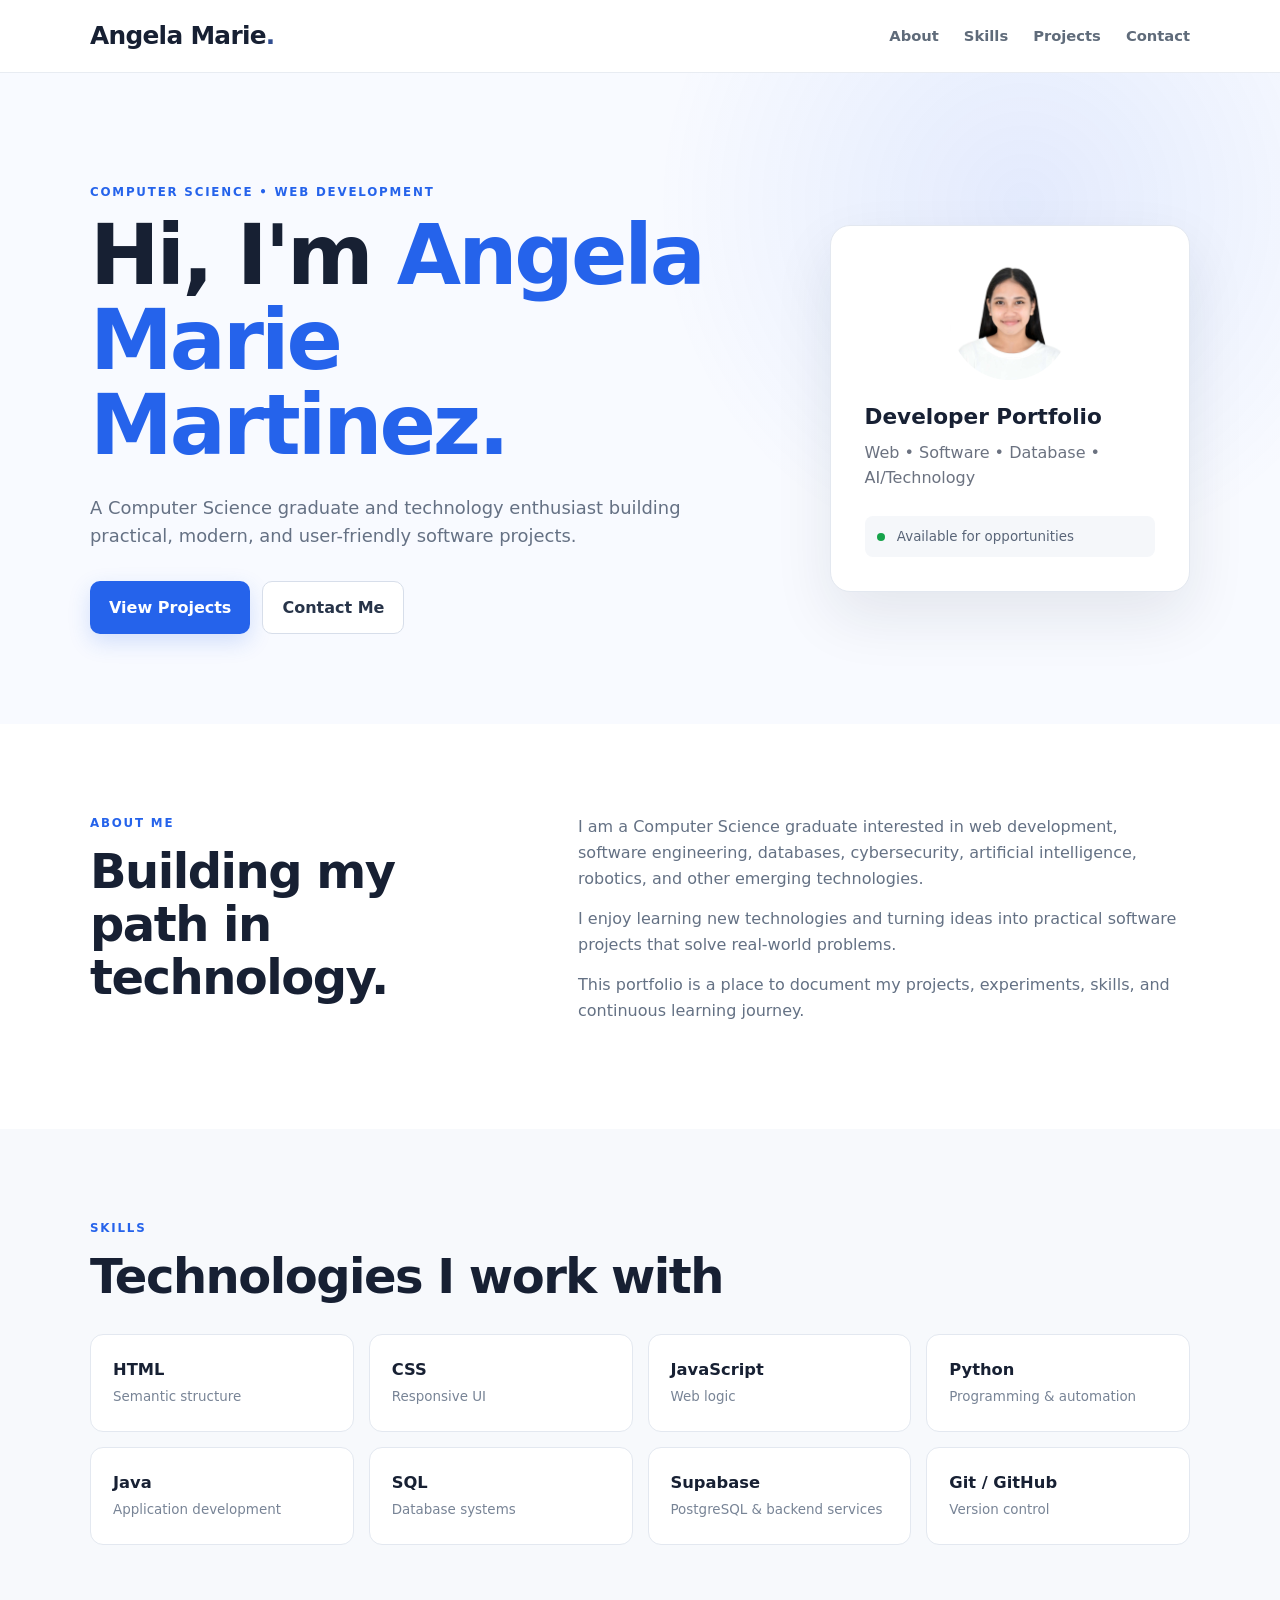
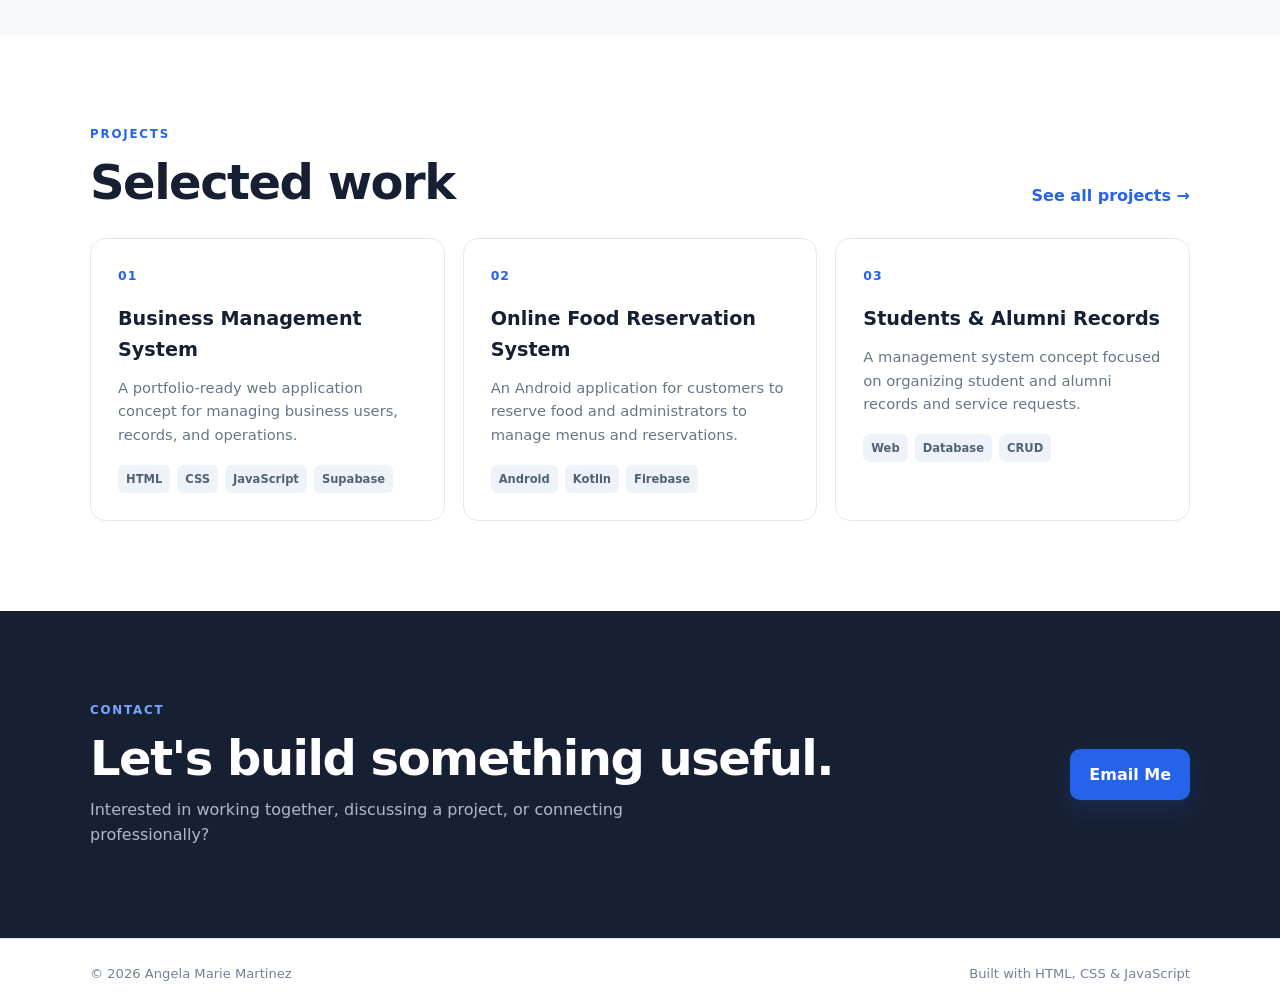
<file: index.html>
<!DOCTYPE html>
<html lang="en">
<head>
  <meta charset="UTF-8">
  <meta name="viewport" content="width=device-width, initial-scale=1.0">

  <meta
    name="description"
    content="Angela Marie Martinez — Computer Science graduate, developer, and technology enthusiast."
  >

  <meta name="author" content="Angela Marie Martinez">

  <title>Angela Marie Martinez | Portfolio</title>

  <link rel="stylesheet" href="style.css">
</head>

<body>

  <!-- ================= HEADER ================= -->
  <header class="site-header">

    <nav class="nav container">

      <a class="brand" href="index.html" aria-label="Angela Marie Martinez home">
        Angela Marie<span>.</span>
      </a>

      <!-- Desktop Navigation -->
      <div class="nav-links" id="navLinks">

        <a href="#about">About</a>
        <a href="#skills">Skills</a>
        <a href="#projects">Projects</a>
        <a href="#contact">Contact</a>

      </div>

      <!-- Mobile Menu Button -->
      <button
        class="menu-toggle"
        type="button"
        aria-label="Open navigation menu"
        aria-expanded="false"
        aria-controls="navLinks"
      >
        ☰
      </button>

    </nav>

  </header>

  <main>

    <!-- ================= HERO ================= -->
    <section class="hero">

      <div class="container hero-grid">

        <div class="hero-content">

          <p class="eyebrow">
            COMPUTER SCIENCE • WEB DEVELOPMENT
          </p>

          <h1>
            Hi, I'm <span>Angela Marie Martinez.</span>
          </h1>

          <p class="hero-text">
            A Computer Science graduate and technology enthusiast building
            practical, modern, and user-friendly software projects.
          </p>

          <div class="hero-actions">

            <a class="btn primary" href="#projects">
              View Projects
            </a>

            <a class="btn outline" href="#contact">
              Contact Me
            </a>

          </div>

        </div>

        <div class="hero-card">

          <div class="avatar">
            <img src="profile.jpg" alt="Angela Marie Martinez">
          </div>

          <h2>
            Developer Portfolio
          </h2>

          <p>
            Web • Software • Database • AI/Technology
          </p>

          <div class="status">
            <span></span>
            Available for opportunities
          </div>

        </div>

      </div>

    </section>

    <!-- ================= ABOUT ================= -->
    <section id="about" class="section">

      <div class="container two-col">

        <div>

          <p class="eyebrow">
            ABOUT ME
          </p>

          <h2>
            Building my path in technology.
          </h2>

        </div>

        <div class="about-text">

          <p>
            I am a Computer Science graduate interested in web development,
            software engineering, databases, cybersecurity, artificial
            intelligence, robotics, and other emerging technologies.
          </p>

          <p>
            I enjoy learning new technologies and turning ideas into
            practical software projects that solve real-world problems.
          </p>

          <p>
            This portfolio is a place to document my projects, experiments,
            skills, and continuous learning journey.
          </p>

        </div>

      </div>

    </section>

    <!-- ================= SKILLS ================= -->
    <section id="skills" class="section section-muted">

      <div class="container">

        <p class="eyebrow">
          SKILLS
        </p>

        <h2>
          Technologies I work with
        </h2>

        <div class="skill-grid">

          <div class="skill-card">
            <strong>HTML</strong>
            <span>Semantic structure</span>
          </div>

          <div class="skill-card">
            <strong>CSS</strong>
            <span>Responsive UI</span>
          </div>

          <div class="skill-card">
            <strong>JavaScript</strong>
            <span>Web logic</span>
          </div>

          <div class="skill-card">
            <strong>Python</strong>
            <span>Programming & automation</span>
          </div>

          <div class="skill-card">
            <strong>Java</strong>
            <span>Application development</span>
          </div>

          <div class="skill-card">
            <strong>SQL</strong>
            <span>Database systems</span>
          </div>

          <div class="skill-card">
            <strong>Supabase</strong>
            <span>PostgreSQL & backend services</span>
          </div>

          <div class="skill-card">
            <strong>Git / GitHub</strong>
            <span>Version control</span>
          </div>

        </div>

      </div>

    </section>

    <!-- ================= PROJECTS ================= -->
    <section id="projects" class="section">

      <div class="container">

        <div class="section-head">

          <div>

            <p class="eyebrow">
              PROJECTS
            </p>

            <h2>
              Selected work
            </h2>

          </div>

          <a class="text-link" href="projects.html">
            See all projects →
          </a>

        </div>

        <div class="project-grid">

          <!-- Project 01 -->
          <article class="project-card">

            <div class="project-number">
              01
            </div>

            <h3>
              Business Management System
            </h3>

            <p>
              A portfolio-ready web application concept for managing
              business users, records, and operations.
            </p>

            <div class="tags">

              <span>HTML</span>
              <span>CSS</span>
              <span>JavaScript</span>
              <span>Supabase</span>

            </div>

          </article>

          <!-- Project 02 -->
          <article class="project-card">

            <div class="project-number">
              02
            </div>

            <h3>
              Online Food Reservation System
            </h3>



            <p>
              An Android application for customers to reserve food and
              administrators to manage menus and reservations.
            </p>

            <div class="tags">

              <span>Android</span>
              <span>Kotlin</span>
              <span>Firebase</span>

            </div>

          </article>

          <!-- Project 03 -->
          <article class="project-card">

            <div class="project-number">
              03
            </div>

            <h3>
              Students & Alumni Records
            </h3>

            <p>
              A management system concept focused on organizing student
              and alumni records and service requests.
            </p>

            <div class="tags">

              <span>Web</span>
              <span>Database</span>
              <span>CRUD</span>

            </div>

          </article>

        </div>

      </div>

    </section>

    <!-- ================= CONTACT ================= -->
    <section id="contact" class="section contact-section">

      <div class="container contact-card">

        <div>

          <p class="eyebrow">

CONTACT
          </p>

          <h2>
            Let's build something useful.
          </h2>

          <p>
            Interested in working together, discussing a project,
            or connecting professionally?
          </p>

        </div>

        <a
          class="btn primary"
          href="mailto:angelamariemartinez6@gmail.com"
        >
          Email Me
        </a>

      </div>

    </section>

  </main>

  <!-- ================= FOOTER ================= -->
  <footer class="footer">

    <div class="container footer-inner">

      <span>
        © <span id="year"></span> Angela Marie Martinez
      </span>

      <span>
        Built with HTML, CSS & JavaScript
      </span>

    </div>

  </footer>

  <script src="script.js"></script>

</body>
</html>
</file>
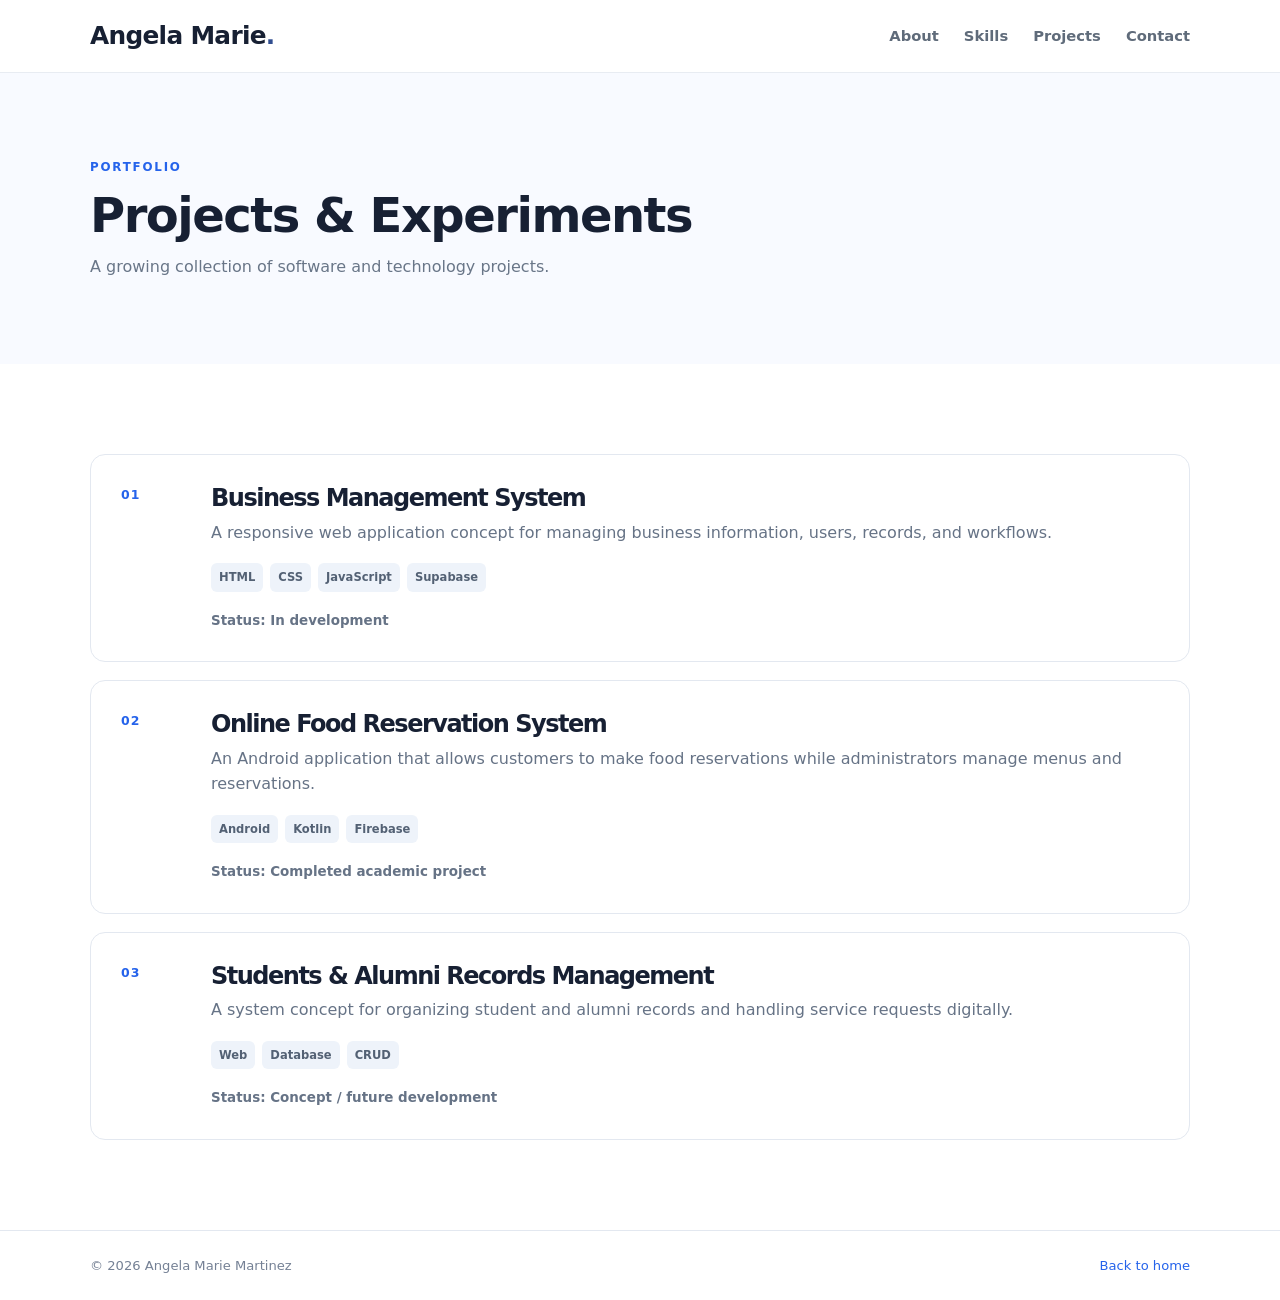
<file: projects.html>
<!DOCTYPE html>
<html lang="en">
<head>

  <meta charset="UTF-8">
  <meta name="viewport" content="width=device-width, initial-scale=1.0">

  <meta
    name="description"
    content="Projects and experiments by Angela Marie Martinez, Computer Science graduate and developer."
  >

  <meta name="author" content="Angela Marie Martinez">

  <title>Projects | Gerlyn Quillain</title>

  <link rel="stylesheet" href="style.css">

</head>

<body>

  <!-- ================= HEADER ================= -->
  <header class="site-header">

    <nav class="nav container">

      <a
        class="brand"
        href="index.html"
        aria-label="Angela Marie Martinez home"
      >
        Angela Marie<span>.</span>
      </a>

      <!-- Desktop Navigation -->
      <div class="nav-links" id="navLinks">

        <a href="index.html#about">
          About
        </a>

        <a href="index.html#skills">
          Skills
        </a>

        <a href="index.html#projects">
          Projects
        </a>

        <a href="index.html#contact">
          Contact
        </a>

      </div>

      <!-- Mobile Menu Button -->
      <button
        class="menu-toggle"
        type="button"
        aria-label="Open navigation menu"
        aria-expanded="false"
        aria-controls="navLinks"
      >
        ☰
      </button>

    </nav>

  </header>

  <main>

    <!-- ================= PAGE HERO ================= -->
    <section class="page-hero">

      <div class="container">

        <p class="eyebrow">
          PORTFOLIO
        </p>

        <h1>
          Projects & Experiments
        </h1>

        <p>
          A growing collection of software and technology projects.
        </p>

      </div>

    </section>

    <!-- ================= PROJECT LIST ================= -->
    <section class="section">

      <div class="container project-list">

        <!-- Project 01 -->
        <article class="project-detail">

          <div class="project-number">
            01
          </div>

          <div>

            <h2>
              Business Management System
            </h2>

            <p>
              A responsive web application concept for managing
              business information, users, records, and workflows.
            </p>

            <div class="tags">

              <span>HTML</span>
              <span>CSS</span>
              <span>JavaScript</span>
              <span>Supabase</span>

            </div>

            <p class="project-status">
              Status: In development
            </p>

          </div>

        </article>

        <!-- Project 02 -->
        <article class="project-detail">

          <div class="project-number">
            02
          </div>

          <div>

            <h2>
              Online Food Reservation System
            </h2>

            <p>
              An Android application that allows customers to make
              food reservations while administrators manage menus
              and reservations.
            </p>

            <div class="tags">

              <span>Android</span>
              <span>Kotlin</span>
              <span>Firebase</span>

            </div>

            <p class="project-status">
              Status: Completed academic project
            </p>

          </div>

        </article>

        <!-- Project 03 -->
        <article class="project-detail">

          <div class="project-number">
            03
          </div>

          <div>

            <h2>
              Students & Alumni Records Management
            </h2>

            <p>
              A system concept for organizing student and alumni
              records and handling service requests digitally.
            </p>

            <div class="tags">

              <span>Web</span>
              <span>Database</span>
              <span>CRUD</span>

            </div>

            <p class="project-status">
              Status: Concept / future development
            </p>

          </div>

        </article>

      </div>

    </section>

  </main>

  <!-- ================= FOOTER ================= -->
  <footer class="footer">

    <div class="container footer-inner">

      <span>
        © <span id="year"></span> Angela Marie Martinez
      </span>

      <a href="index.html">
        Back to home
      </a>

    </div>

  </footer>

  <script src="script.js"></script>

</body>
</html>
</file>
<file: style.css>
/* =========================================================
   RESET
========================================================= */

* {
  margin: 0;
  padding: 0;
  box-sizing: border-box;
}

/* =========================================================
   BASE
========================================================= */

html {
  scroll-behavior: smooth;
  scroll-padding-top: 90px;
}

body {
  font-family:
    Inter,
    ui-sans-serif,
    system-ui,
    -apple-system,
    BlinkMacSystemFont,
    "Segoe UI",
    sans-serif;

  color: #172033;
  background: #ffffff;
  line-height: 1.6;
}

a {
  color: inherit;
}

button,
input,
textarea {
  font: inherit;
}

button {
  cursor: pointer;
}

.container {
  width: min(1100px, 92%);
  margin: 0 auto;
}

/* =========================================================
   HEADER / NAVIGATION
========================================================= */

.site-header {
  background: rgba(255, 255, 255, 0.94);
  backdrop-filter: blur(12px);

  border-bottom: 1px solid #e8ecf2;

  position: sticky;
  top: 0;

  z-index: 100;
}

.nav {
  min-height: 72px;

  display: flex;
  align-items: center;
  justify-content: space-between;

  gap: 20px;

  position: relative;
}

.brand {
  text-decoration: none;

  font-size: 1.55rem;
  font-weight: 800;

  letter-spacing: -0.7px;

  white-space: nowrap;
}

.brand span {
  color: #314e90;
}

/* Desktop navigation */

.nav-links {
  display: flex;
  align-items: center;

  gap: 25px;
}

.nav-links a {
  text-decoration: none;

  color: #5f6b7a;

  font-size: 0.92rem;
  font-weight: 600;

  transition: color 0.2s ease;
}

.nav-links a:hover {
  color: #2563eb;
}

/* Mobile menu button */

.menu-toggle {
  display: none;

  border: 0;
  background: transparent;

  color: #172033;

  font-size: 1.6rem;

  line-height: 1;

  padding: 8px;

  border-radius: 8px;
}

.menu-toggle:hover {
  background: #f1f5f9;
}

/* =========================================================
   HERO
========================================================= */

.hero {
  padding: 110px 0 90px;

  background:
    radial-gradient(
      circle at 80% 20%,
      rgba(37, 99, 235, 0.10),
      transparent 32%
    ),
    #f8faff;
}

.hero-grid {
  display: grid;

  grid-template-columns: 1.3fr 0.7fr;

  gap: 70px;

  align-items: center;
}

.eyebrow {
  color: #2563eb;

  font-size: 0.74rem;
  font-weight: 800;

  letter-spacing: 1.8px;

  margin-bottom: 12px;
}

.hero h1 {
  font-size: clamp(2.8rem, 7vw, 5.2rem);

  line-height: 1.02;

  letter-spacing: -3px;

  max-width: 800px;
}

.hero h1 span {
  color: #2563eb;
}

.hero-text {
  max-width: 650px;

  color: #657184;

  font-size: 1.12rem;

  margin: 25px 0 30px;
}

/* =========================================================
   BUTTONS
========================================================= */

.hero-actions {
  display: flex;

  gap: 12px;

  flex-wrap: wrap;
}

.btn {
  display: inline-flex;

  justify-content: center;
  align-items: center;

  text-decoration: none;

  border: 0;
  border-radius: 10px;

  padding: 13px 19px;

  font-weight: 750;

  cursor: pointer;

  transition:
    transform 0.2s ease,
    background 0.2s ease,
    box-shadow 0.2s ease;
}

.btn:hover {
  transform: translateY(-2px);
}

.primary {
  background: #2563eb;

  color: #ffffff;

  box-shadow:
    0 8px 22px rgba(37, 99, 235, 0.18);
}

.primary:hover {
  background: #1d4ed8;
}

.outline {
  border: 1px solid #d7deea;

  background: #ffffff;

  color: #273449;
}

.outline:hover {
  background: #f8fafc;
}

/* =========================================================
   HERO CARD
========================================================= */

.hero-card {
  background: #ffffff;

  border: 1px solid #e3e8f0;

  border-radius: 20px;

  padding: 34px;

  box-shadow:
    0 25px 60px rgba(20, 32, 55, 0.09);
}

.avatar {
  width: 120px;
  height: 120px;
  border-radius: 50%;
  overflow: hidden;
  margin: 0 auto 20px;
}

.avatar img {
  width: 100%;
  height: 100%;
  object-fit: cover;
  display: block;
}
.hero-card h2 {
  font-size: 1.35rem;

  margin-bottom: 5px;
}

.hero-card p {
  color: #6b7280;
}

.status {
  margin-top: 25px;

  padding: 10px 12px;

  border-radius: 8px;

  background: #f5f7fa;

  color: #596578;

  font-size: 0.84rem;
}

.status span {
  display: inline-block;

  width: 8px;
  height: 8px;

  border-radius: 50%;

  background: #16a34a;

  margin-right: 8px;
}

/* =========================================================
   SECTIONS
========================================================= */

.section {
  padding: 90px 0;
}

.section-muted {
  background: #f7f9fc;
}

.section h2,
.page-hero h1 {
  font-size: clamp(2rem, 4vw, 3rem);

  line-height: 1.1;

  letter-spacing: -1.5px;
}

/* =========================================================
   ABOUT
========================================================= */

.two-col {
  display: grid;

  grid-template-columns: 0.8fr 1.2fr;

  gap: 80px;
}

.about-text p {
  color: #647184;

  margin-bottom: 15px;
}

/* =========================================================
   SKILLS
========================================================= */

.skill-grid {
  display: grid;

  grid-template-columns: repeat(4, 1fr);

  gap: 15px;

  margin-top: 32px;
}

.skill-card {
  padding: 22px;

  background: #ffffff;

  border: 1px solid #e3e8f0;

  border-radius: 13px;

  transition:
    transform 0.2s ease,
    box-shadow 0.2s ease;
}

.skill-card:hover {
  transform: translateY(-3px);

  box-shadow:
    0 12px 25px rgba(20, 32, 55, 0.07);
}

.skill-card strong {
  display: block;

  font-size: 1.02rem;
}

.skill-card span {
  color: #788496;

  font-size: 0.84rem;
}

/* =========================================================
   PROJECTS
========================================================= */

.section-head {
  display: flex;

  justify-content: space-between;
  align-items: end;

  gap: 25px;

  margin-bottom: 30px;
}

.text-link {
  color: #2563eb;

  text-decoration: none;

  font-weight: 700;

  white-space: nowrap;
}

.text-link:hover {
  text-decoration: underline;
}

.project-grid {
  display: grid;

  grid-template-columns: repeat(3, 1fr);

  gap: 18px;
}

.project-card {
  border: 1px solid #e3e8f0;

  border-radius: 15px;

  padding: 27px;

  background: #ffffff;

  transition:
    transform 0.2s ease,
    box-shadow 0.2s ease;
}

.project-card:hover {
  transform: translateY(-4px);

  box-shadow:
    0 18px 35px rgba(20, 32, 55, 0.08);
}

.project-number {
  color: #2563eb;

  font-weight: 800;

  font-size: 0.78rem;

  letter-spacing: 1px;

  margin-bottom: 18px;
}

.project-card h3 {
  font-size: 1.2rem;

  margin-bottom: 10px;
}

.project-card p {
  color: #687587;

  font-size: 0.92rem;
}

/* =========================================================
   TAGS
========================================================= */

.tags {
  display: flex;

  flex-wrap: wrap;

  gap: 7px;

  margin-top: 18px;
}

.tags span {
  font-size: 0.72rem;

  padding: 5px 8px;

  background: #eef3fa;

  border-radius: 6px;

  color: #536174;

  font-weight: 700;
}

/* =========================================================
   CONTACT
========================================================= */

.contact-section {
  background: #172033;

  color: #ffffff;
}

.contact-card {
  display: flex;

  justify-content: space-between;
  align-items: center;

  gap: 30px;
}

.contact-card p:not(.eyebrow) {
  color: #aeb9c9;

  margin-top: 12px;

  max-width: 650px;
}

.contact-section .eyebrow {
  color: #79a6ff;
}

/* =========================================================
   FOOTER
========================================================= */

.footer {
  border-top: 1px solid #e3e8f0;

  padding: 24px 0;

  color: #758195;

  font-size: 0.82rem;
}

.footer-inner {
  display: flex;

  justify-content: space-between;

  gap: 20px;
}

.footer a {
  color: #2563eb;

  text-decoration: none;
}

.footer a:hover {
  text-decoration: underline;
}

/* =========================================================
   PROJECTS PAGE
========================================================= */

.page-hero {
  padding: 85px 0;

  background: #f8faff;
}

.page-hero p:last-child {
  color: #697688;

  margin-top: 12px;
}

.project-list {
  display: grid;

  gap: 18px;
}

.project-detail {
  display: grid;

  grid-template-columns: 70px 1fr;

  gap: 20px;

  padding: 30px;

  border: 1px solid #e3e8f0;

  border-radius: 15px;

  background: #ffffff;
}

.project-detail h2 {
  font-size: 1.5rem;

  margin-bottom: 8px;
}

.project-detail p {
  color: #667386;
}

.project-status {
  font-size: 0.84rem;

  margin-top: 18px;

  font-weight: 700;
}

/* =========================================================
   FOCUS ACCESSIBILITY
========================================================= */

button:focus-visible,
a:focus-visible {
  outline: 3px solid rgba(37, 99, 235, 0.25);

  outline-offset: 3px;
}

/* =========================================================
   TABLET
========================================================= */

@media (max-width: 900px) {

  .hero-grid {
    grid-template-columns: 1fr;

    gap: 45px;
  }

  .hero-card {
    max-width: 600px;
  }

  .two-col {
    grid-template-columns: 1fr;

    gap: 40px;
  }

  .skill-grid {
    grid-template-columns: repeat(2, 1fr);
  }

  .project-grid {
    grid-template-columns: repeat(2, 1fr);
  }

}

/* =========================================================
   MOBILE NAVIGATION
========================================================= */

@media (max-width: 800px) {

  .nav {
    min-height: 68px;
  }

  .menu-toggle {
    display: block;
  }

  .nav-links {
    display: none;

    position: absolute;

    top: 68px;

    left: 0;
    right: 0;

    flex-direction: column;

    align-items: stretch;

    gap: 0;

    background: #ffffff;

    border-bottom: 1px solid #e5e7eb;

    box-shadow:
      0 12px 25px rgba(15, 23, 42, 0.08);

    padding: 10px 4%;
  }

  .nav-links.open {
    display: flex;
  }

  .nav-links a {
    padding: 14px 0;

    border-bottom: 1px solid #f1f5f9;
  }

  .nav-links a:last-child {
    border-bottom: 0;
  }

  .contact-card {
    flex-direction: column;

    align-items: flex-start;
  }

  .section-head {
    align-items: flex-start;

    flex-direction: column;
  }

}

/* =========================================================
   SMALL TABLETS / LARGE PHONES
========================================================= */

@media (max-width: 650px) {

  .hero {
    padding: 80px 0 65px;
  }

  .hero h1 {
    letter-spacing: -2px;
  }

  .hero-card {
    padding: 28px;
  }

  .section {
    padding: 70px 0;
  }

  .project-grid {
    grid-template-columns: 1fr;
  }

  .project-detail {
    grid-template-columns: 1fr;

    gap: 5px;
  }

}

/* =========================================================
   SMALL PHONES
========================================================= */

@media (max-width: 520px) {

  .container {
    width: min(92%, 1100px);
  }

  .hero {
    padding: 70px 0 55px;
  }

  .hero h1 {
    font-size: clamp(2.5rem, 13vw, 3.5rem);

    letter-spacing: -2px;
  }

  .hero-text {
    font-size: 1rem;
  }

  .hero-actions {
    flex-direction: column;

    align-items: stretch;
  }

  .btn {
    width: 100%;
  }

  .skill-grid {
    grid-template-columns: 1fr;
  }

  .section {
    padding: 60px 0;
  }

  .section h2,
  .page-hero h1 {
    font-size: 2rem;
  }

  .project-card {
    padding: 23px;
  }

  .project-detail {
    padding: 23px;
  }

  .footer-inner {
    flex-direction: column;

    align-items: flex-start;
  }

  .page-hero {
    padding: 65px 0;
  }

}

/* =========================================================
   VERY SMALL PHONES
========================================================= */

@media (max-width: 360px) {

  .brand {
    font-size: 1.35rem;
  }

  .hero h1 {
    font-size: 2.35rem;
  }

  .hero-card {
    padding: 23px;
  }

  .avatar {
    width: 75px;
    height: 75px;
  }

}
</file>
